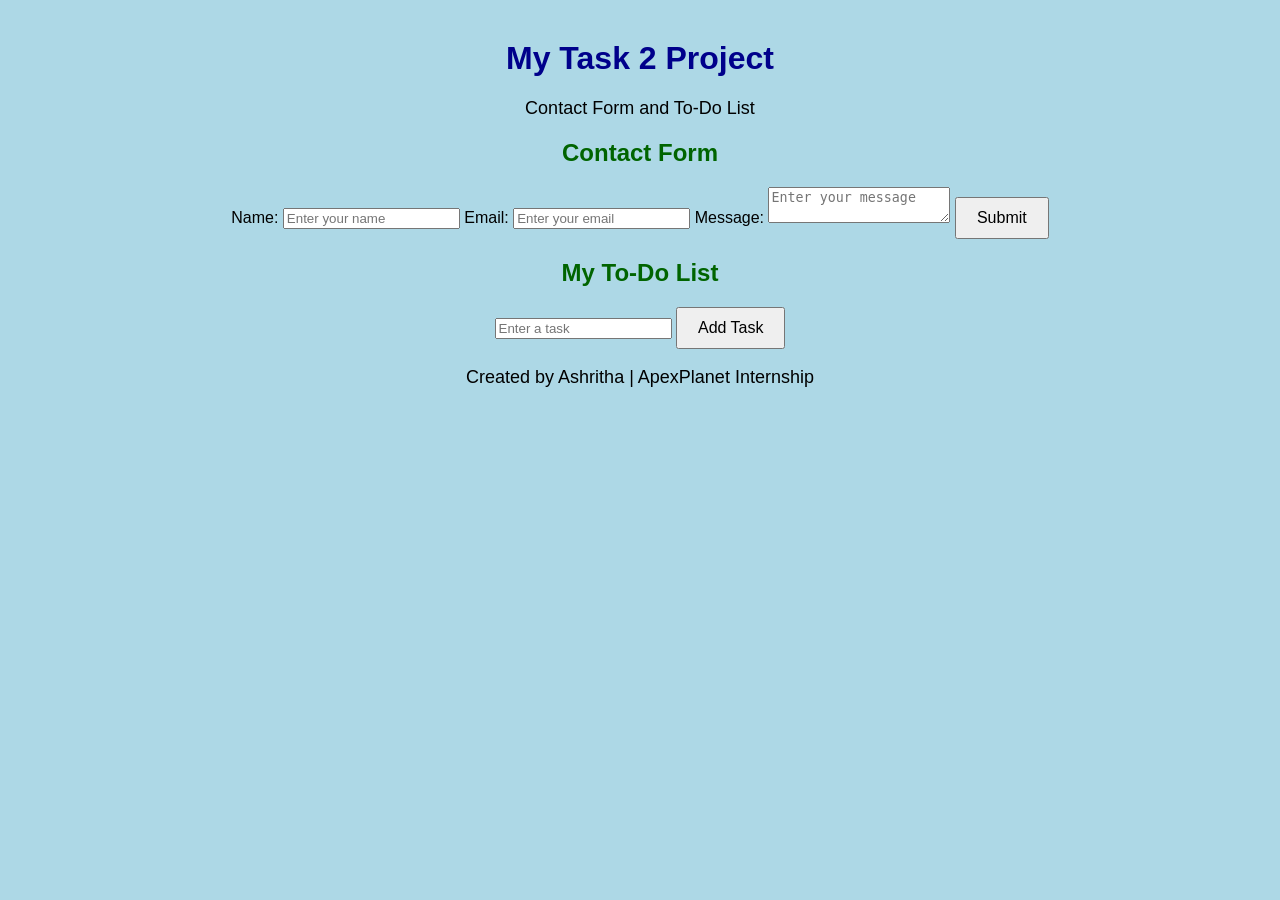
<file: Task2/index.html>
<!DOCTYPE html>
<html lang="en">
<head>
    <meta charset="UTF-8">
    <meta name="viewport" content="width=device-width, initial-scale=1.0">

    <title>Contact Form and To-Do List</title>

    <link rel="stylesheet" href="style.css">
</head>

<body>

    <header>
        <h1>My Task 2 Project</h1>
        <p>Contact Form and To-Do List</p>
    </header>

    <main class="container">

        <!-- Contact Form -->
        <section class="card">
            <h2>Contact Form</h2>

            <form id="contactForm">

                <label for="name">Name:</label>
                <input type="text" id="name" placeholder="Enter your name">

                <label for="email">Email:</label>
                <input type="text" id="email" placeholder="Enter your email">

                <label for="message">Message:</label>
                <textarea id="message" placeholder="Enter your message"></textarea>

                <button type="submit">Submit</button>

                <p id="formMessage"></p>

            </form>
        </section>

        <!-- To-Do List -->
        <section class="card">
            <h2>My To-Do List</h2>

            <div class="todo-input">
                <input type="text" id="taskInput" placeholder="Enter a task">
                <button id="addTask">Add Task</button>
            </div>

            <ul id="taskList"></ul>

        </section>

    </main>

    <footer>
        <p>Created by Ashritha | ApexPlanet Internship</p>
    </footer>

    <script src="script.js"></script>

</body>
</html>
</file>
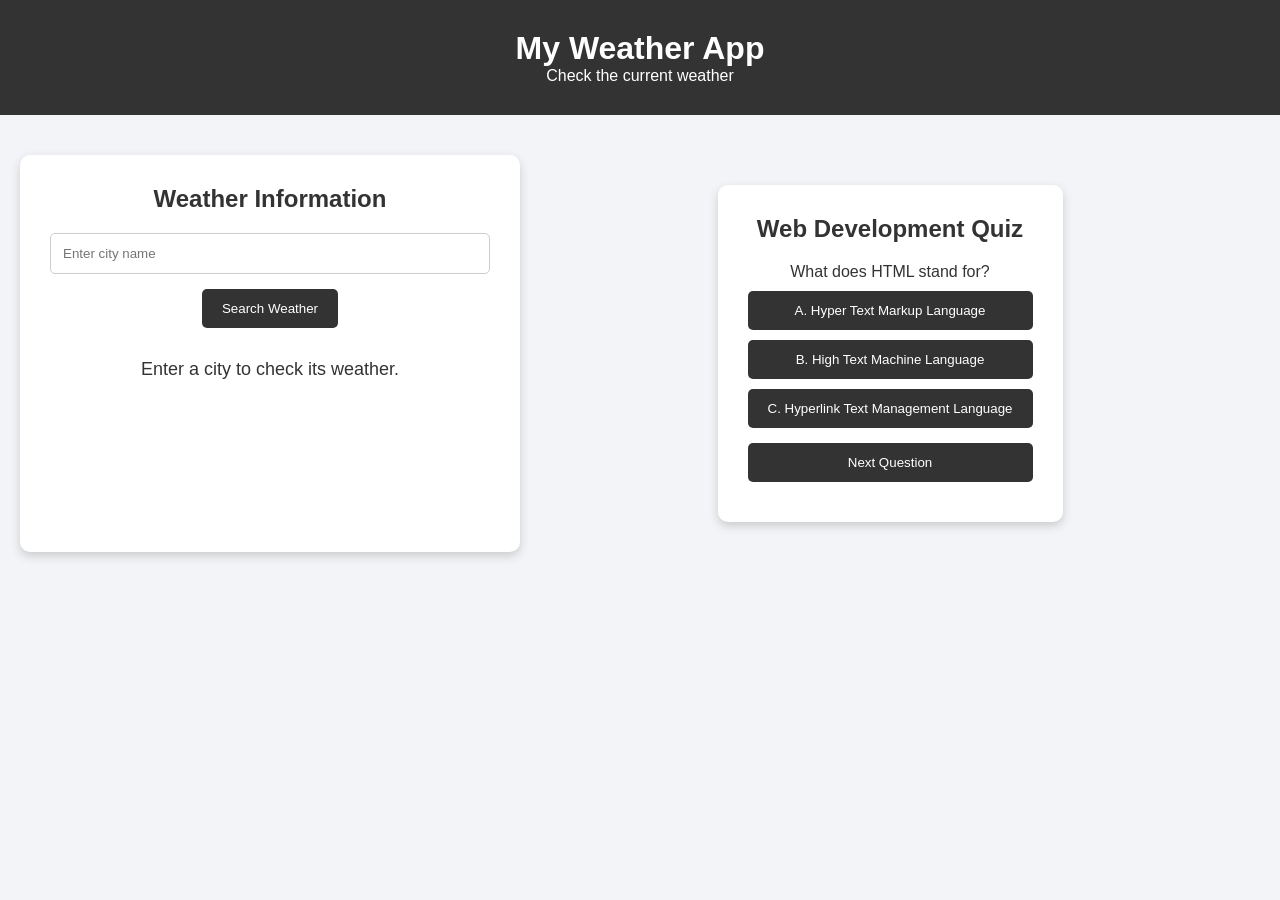
<file: Task3/index.html>
<!DOCTYPE html>
<html lang="en">
<head>
    <meta charset="UTF-8">
    <meta name="viewport" content="width=device-width, initial-scale=1.0">

    <title>Weather App</title>

    <link rel="stylesheet" href="style.css">
</head>

<body>

    <header>
        <h1>My Weather App</h1>
        <p>Check the current weather</p>
    </header>

    <main class="container">

        <section class="weather-card">

            <h2>Weather Information</h2>

            <input
                type="text"
                id="cityInput"
                placeholder="Enter city name"
            >

            <button id="searchBtn">Search Weather</button>

            <div id="weatherResult">
                <p>Enter a city to check its weather.</p>
            </div>

        </section>

            <!-- Interactive Quiz -->
        <section class="quiz-card">

            <h2>Web Development Quiz</h2>

            <p id="question">What does HTML stand for?</p>

            <button onclick="checkAnswer('a')">
                A. Hyper Text Markup Language
            </button>

            <button onclick="checkAnswer('b')">
                B. High Text Machine Language
            </button>

            <button onclick="checkAnswer('c')">
                C. Hyperlink Text Management Language
            </button>

            <p id="quizResult"></p>

            <button onclick="nextQuestion()">Next Question</button>

        </section>

    </main>

    <script src="script.js"></script>

</body>
</html>
</file>
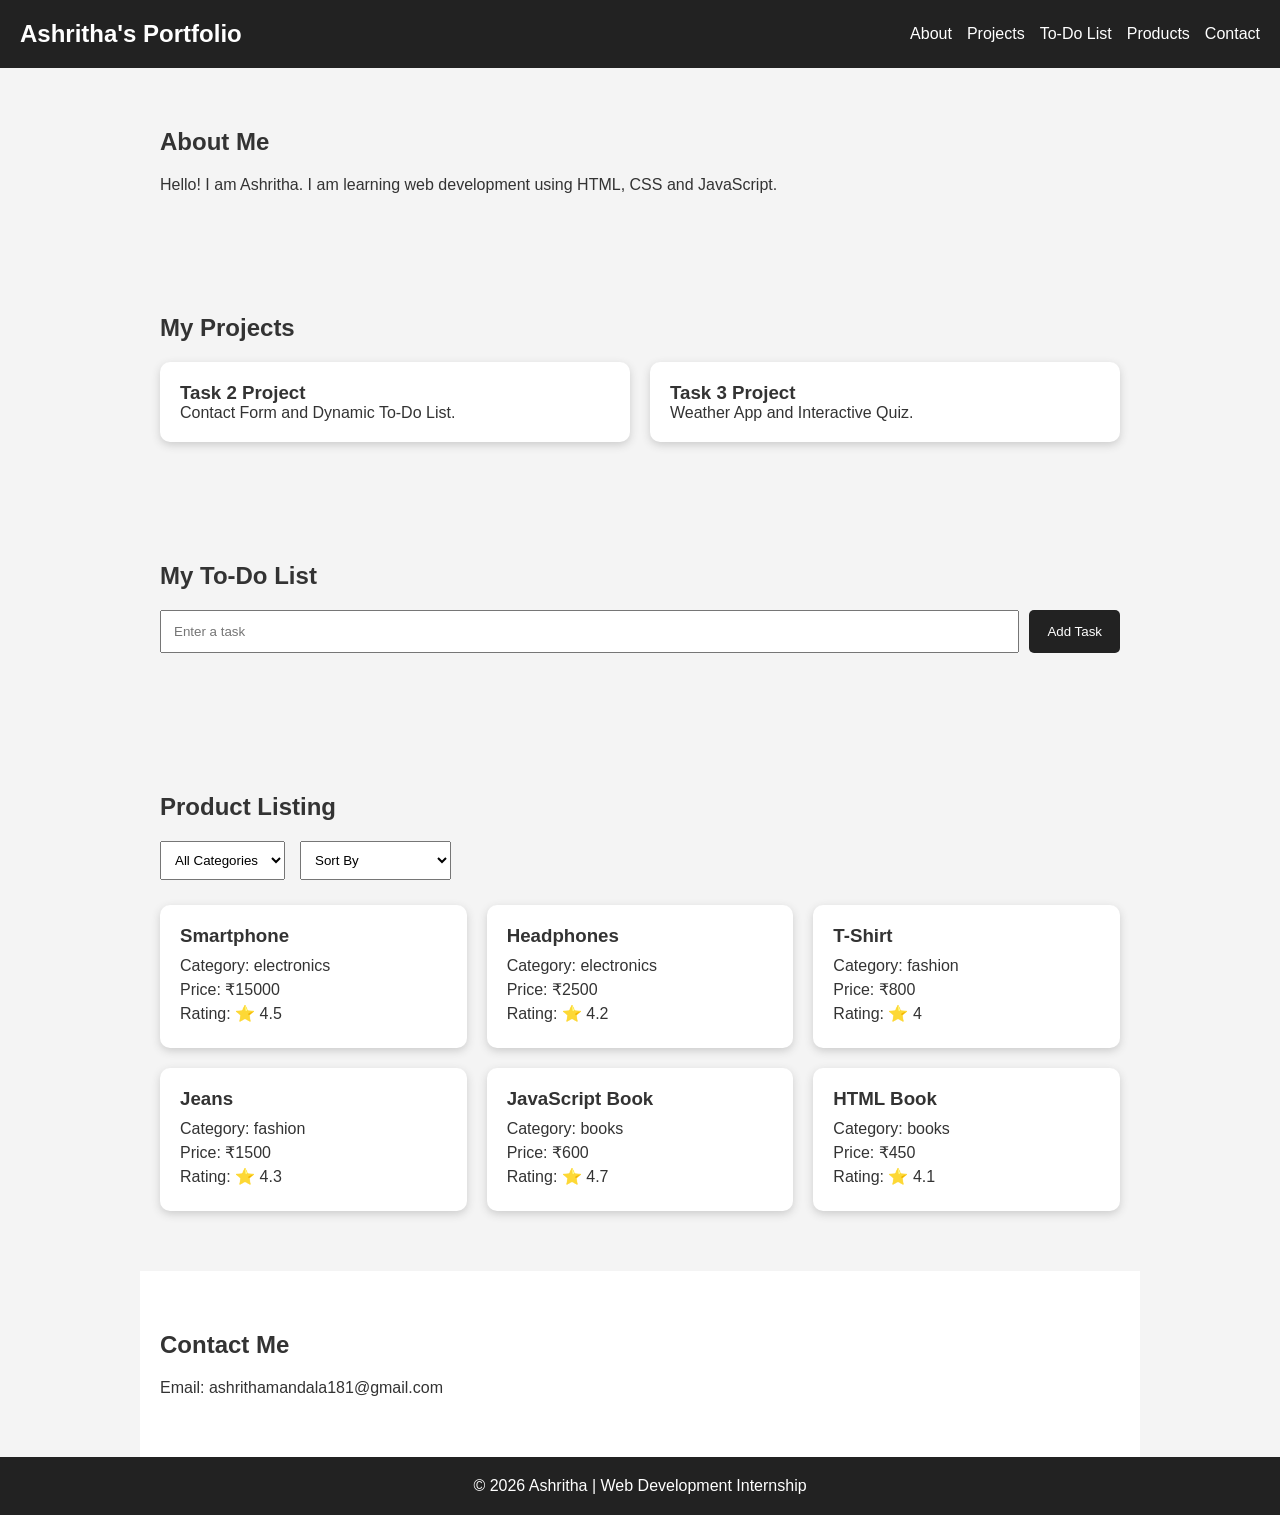
<file: Task4/index.html>
<!DOCTYPE html>
<html lang="en">

<head>
    <meta charset="UTF-8">
    <meta name="viewport" content="width=device-width, initial-scale=1.0">

    <title>Ashritha's Portfolio</title>

    <link rel="stylesheet" href="style.css">
</head>

<body>

    <!-- Navigation -->
    <nav>
        <h2>Ashritha's Portfolio</h2>

        <div class="nav-links">
            <a href="#about">About</a>
            <a href="#projects">Projects</a>
            <a href="#todo">To-Do List</a>
            <a href="#products">Products</a>
            <a href="#contact">Contact</a>
        </div>
    </nav>


    <!-- About -->
    <section id="about" class="section">

        <h1>About Me</h1>

        <p>
            Hello! I am Ashritha.
            I am learning web development using HTML, CSS and JavaScript.
        </p>

    </section>


    <!-- Projects -->
    <section id="projects" class="section">

        <h1>My Projects</h1>

        <div class="project-container">

            <div class="project-card">
                <h3>Task 2 Project</h3>
                <p>Contact Form and Dynamic To-Do List.</p>
            </div>

            <div class="project-card">
                <h3>Task 3 Project</h3>
                <p>Weather App and Interactive Quiz.</p>
            </div>

        </div>

    </section>


    <!-- To-Do List -->
    <section id="todo" class="section">

        <h1>My To-Do List</h1>

        <div class="todo-box">

            <input
                type="text"
                id="taskInput"
                placeholder="Enter a task"
            >

            <button onclick="addTask()">Add Task</button>

        </div>

        <ul id="taskList"></ul>

    </section>


    <!-- Products -->
    <section id="products" class="section">

        <h1>Product Listing</h1>

        <div class="filters">

            <select id="categoryFilter">
                <option value="all">All Categories</option>
                <option value="electronics">Electronics</option>
                <option value="fashion">Fashion</option>
                <option value="books">Books</option>
            </select>

            <select id="sortFilter">
                <option value="default">Sort By</option>
                <option value="priceLow">Price: Low to High</option>
                <option value="priceHigh">Price: High to Low</option>
                <option value="rating">Rating</option>
            </select>

        </div>

        <div id="productList" class="product-container"></div>

    </section>


    <!-- Contact -->
    <section id="contact" class="section">

        <h1>Contact Me</h1>

        <p>Email: ashrithamandala181@gmail.com</p>

    </section>


    <footer>
        <p>© 2026 Ashritha | Web Development Internship</p>
    </footer>


    <script src="script.js"></script>

</body>

</html>
</file>
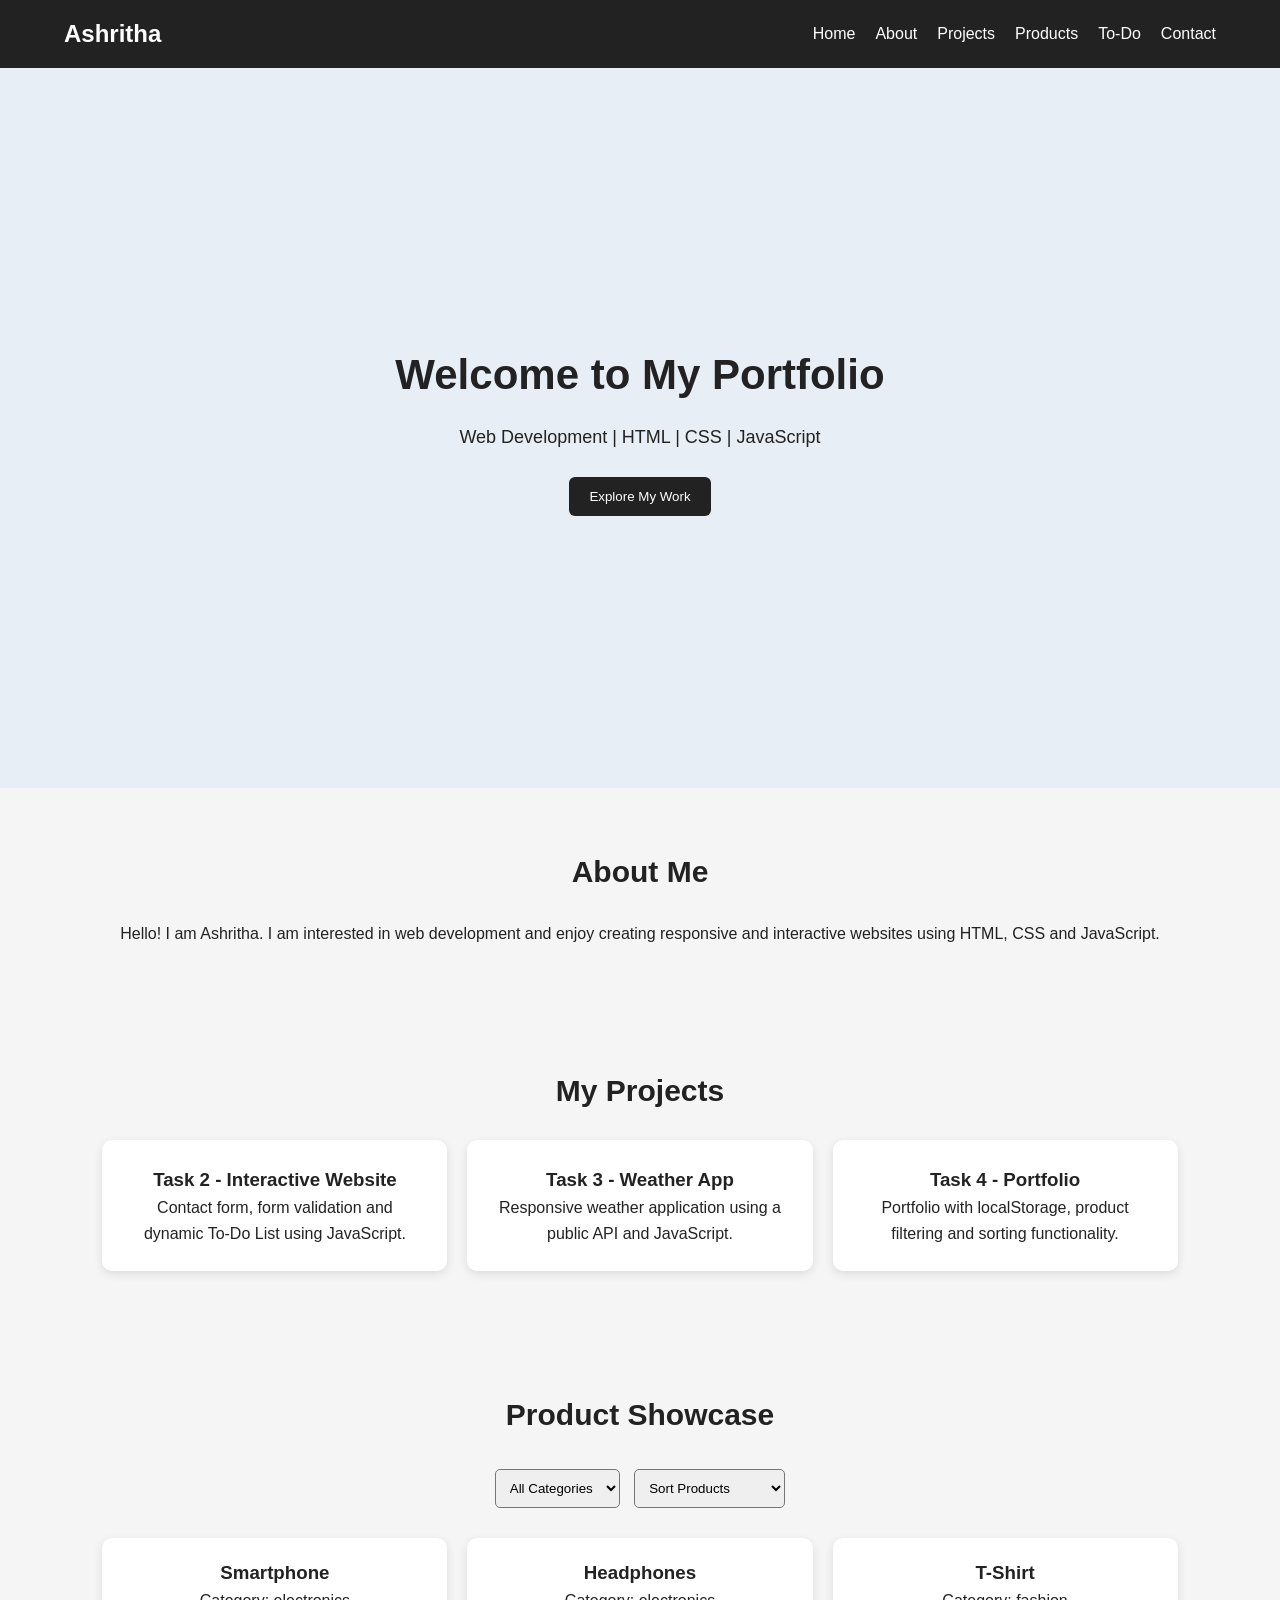
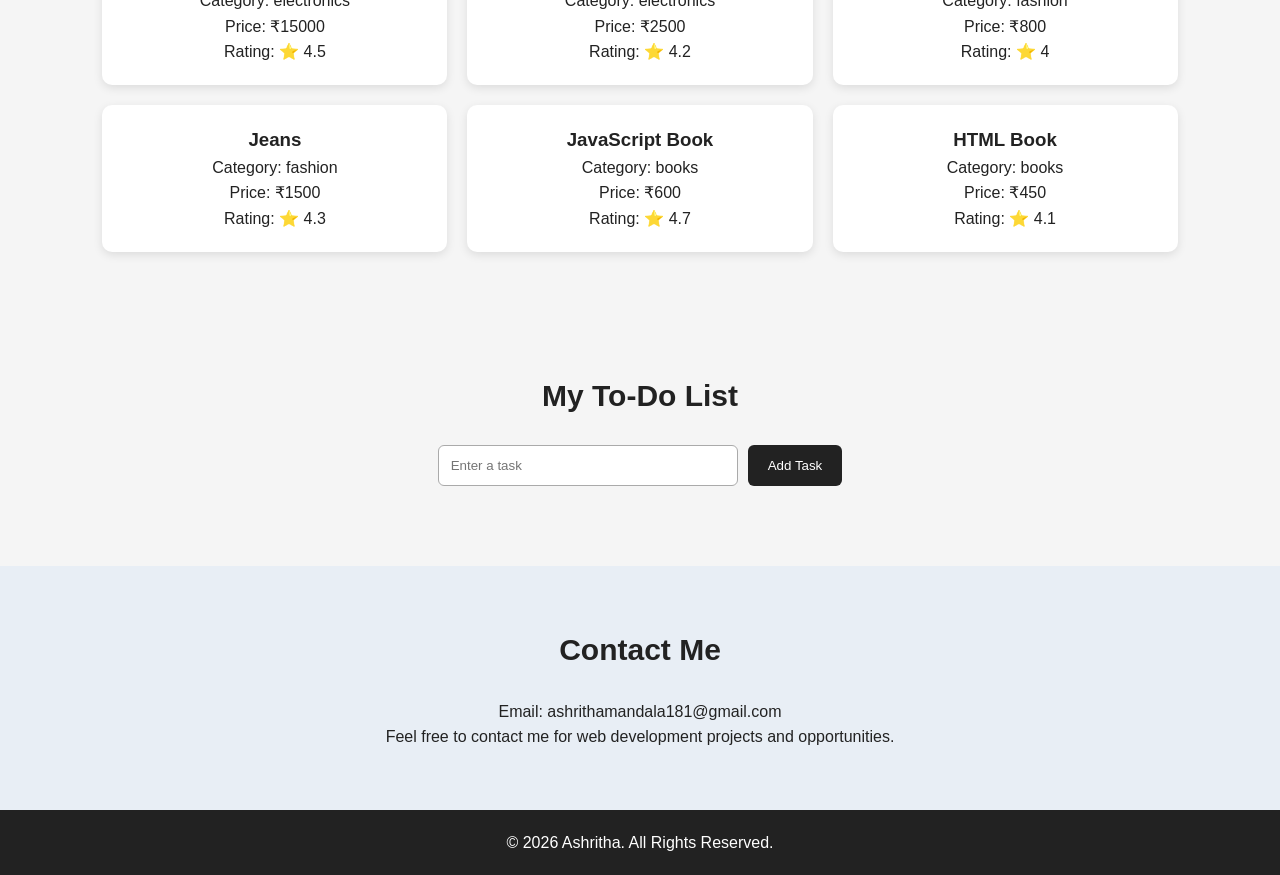
<file: Task5/index.html>
<!DOCTYPE html>
<html lang="en">
<head>
    <meta charset="UTF-8">
    <meta name="viewport" content="width=device-width, initial-scale=1.0">

    <title>Ashritha | Personal Portfolio</title>

    <link rel="stylesheet" href="style.css">
</head>

<body>

    <!-- Navigation -->
    <header>
        <nav>
            <h2>Ashritha</h2>

            <div class="nav-links">
                <a href="#home">Home</a>
                <a href="#about">About</a>
                <a href="#projects">Projects</a>
                <a href="#products">Products</a>
                <a href="#todo">To-Do</a>
                <a href="#contact">Contact</a>
            </div>
        </nav>
    </header>


    <!-- Home -->
    <section id="home" class="hero">
        <h1>Welcome to My Portfolio</h1>
        <p>Web Development | HTML | CSS | JavaScript</p>

        <button onclick="showWelcome()">Explore My Work</button>
    </section>


    <!-- About -->
    <section id="about">
        <h2>About Me</h2>

        <p>
            Hello! I am Ashritha. I am interested in web development
            and enjoy creating responsive and interactive websites
            using HTML, CSS and JavaScript.
        </p>
    </section>


    <!-- Projects -->
    <section id="projects">
        <h2>My Projects</h2>

        <div class="project-container">

            <div class="project-card">
                <h3>Task 2 - Interactive Website</h3>
                <p>
                    Contact form, form validation and dynamic To-Do List
                    using JavaScript.
                </p>
            </div>

            <div class="project-card">
                <h3>Task 3 - Weather App</h3>
                <p>
                    Responsive weather application using a public API
                    and JavaScript.
                </p>
            </div>

            <div class="project-card">
                <h3>Task 4 - Portfolio</h3>
                <p>
                    Portfolio with localStorage, product filtering
                    and sorting functionality.
                </p>
            </div>

        </div>
    </section>


    <!-- Products -->
    <section id="products">
        <h2>Product Showcase</h2>

        <div class="filters">

            <select id="categoryFilter">
                <option value="all">All Categories</option>
                <option value="electronics">Electronics</option>
                <option value="fashion">Fashion</option>
                <option value="books">Books</option>
            </select>

            <select id="sortFilter">
                <option value="default">Sort Products</option>
                <option value="priceLow">Price: Low to High</option>
                <option value="priceHigh">Price: High to Low</option>
                <option value="rating">Rating</option>
            </select>

        </div>

        <div id="productList" class="product-container"></div>
    </section>


    <!-- To-Do -->
    <section id="todo">
        <h2>My To-Do List</h2>

        <div class="todo-box">

            <input
                type="text"
                id="taskInput"
                placeholder="Enter a task"
            >

            <button onclick="addTask()">Add Task</button>

        </div>

        <ul id="taskList"></ul>
    </section>


    <!-- Contact -->
    <section id="contact">
        <h2>Contact Me</h2>

        <p>Email: ashrithamandala181@gmail.com</p>

        <p>
            Feel free to contact me for web development projects
            and opportunities.
        </p>
    </section>


    <!-- Footer -->
    <footer>
        <p>© 2026 Ashritha. All Rights Reserved.</p>
    </footer>


    <script src="script.js"></script>

</body>
</html>
</file>
<file: Task2/style.css>
body {
    font-family: Arial, sans-serif;
    text-align: center;
    background-color: lightblue;
    margin: 40px;
}

h1 {
    color: darkblue;
}

h2 {
    color: darkgreen;
}

p {
    font-size: 18px;
}

img {
    width: 200px;
    border-radius: 10px;
}

ul {
    list-style-position: inside;
    font-size: 18px;
}

a {
    color: blue;
    font-size: 18px;
}

button {
    padding: 10px 20px;
    font-size: 16px;
    cursor: pointer;
}
</file>
<file: Task3/style.css>
* {
    box-sizing: border-box;
    margin: 0;
    padding: 0;
}

body {
    font-family: Arial, sans-serif;
    background: #f2f4f7;
    color: #333;
}

header {
    text-align: center;
    background: #333;
    color: white;
    padding: 30px;
}

.container {
    display: flex;
    justify-content: center;
    padding: 40px 20px;
}

.weather-card {
    background: white;
    width: 100%;
    max-width: 500px;
    padding: 30px;
    border-radius: 10px;
    box-shadow: 0 4px 10px #ccc;
    text-align: center;
}

.weather-card h2 {
    margin-bottom: 20px;
}

input {
    width: 100%;
    padding: 12px;
    border: 1px solid #ccc;
    border-radius: 5px;
    margin-bottom: 15px;
}

button {
    padding: 12px 20px;
    background: #333;
    color: white;
    border: none;
    border-radius: 5px;
    cursor: pointer;
}

button:hover {
    background: #555;
}

#weatherResult {
    margin-top: 25px;
    font-size: 18px;
    line-height: 1.8;
}

/* Responsive Design */

@media (max-width: 600px) {

    .weather-card {
        padding: 20px;
    }

    header h1 {
        font-size: 24px;
    }

    .container {
        padding: 20px 10px;
    }
}
/* Quiz Styling */

.quiz-card {
    background: white;
    max-width: 500px;
    margin: 30px auto;
    padding: 30px;
    border-radius: 10px;
    box-shadow: 0 4px 10px #ccc;
    text-align: center;
}

.quiz-card h2 {
    margin-bottom: 20px;
}

.quiz-card button {
    display: block;
    width: 100%;
    margin: 10px 0;
}

#quizResult {
    margin: 15px 0;
    font-weight: bold;
}
</file>
<file: Task4/style.css>
* {
    box-sizing: border-box;
    margin: 0;
    padding: 0;
}

html {
    scroll-behavior: smooth;
}

body {
    font-family: Arial, sans-serif;
    background: #f4f4f4;
    color: #333;
}


/* Navigation */

nav {
    background: #222;
    color: white;
    padding: 20px;

    display: flex;
    justify-content: space-between;
    align-items: center;

    position: sticky;
    top: 0;
}

.nav-links {
    display: flex;
    gap: 15px;
}

.nav-links a {
    color: white;
    text-decoration: none;
}


/* Sections */

.section {
    padding: 60px 20px;
    max-width: 1000px;
    margin: auto;
}

.section h1 {
    margin-bottom: 20px;
}


/* Projects */

.project-container {
    display: flex;
    gap: 20px;
    flex-wrap: wrap;
}

.project-card {
    background: white;
    padding: 20px;
    border-radius: 10px;
    flex: 1;
    min-width: 250px;

    box-shadow: 0 3px 8px #ccc;
}


/* To-Do */

.todo-box {
    display: flex;
    gap: 10px;
}

.todo-box input {
    flex: 1;
    padding: 12px;
}

button {
    padding: 12px 18px;
    background: #222;
    color: white;
    border: none;
    cursor: pointer;
    border-radius: 5px;
}

#taskList {
    list-style: none;
    margin-top: 20px;
}

#taskList li {
    background: white;
    padding: 12px;
    margin-bottom: 8px;

    display: flex;
    justify-content: space-between;
}


/* Products */

.filters {
    display: flex;
    gap: 15px;
    margin-bottom: 25px;
}

select {
    padding: 10px;
}

.product-container {
    display: grid;
    grid-template-columns: repeat(3, 1fr);
    gap: 20px;
}

.product-card {
    background: white;
    padding: 20px;
    border-radius: 10px;
    box-shadow: 0 3px 8px #ccc;
}

.product-card h3 {
    margin-bottom: 10px;
}

.product-card p {
    margin: 5px 0;
}


/* Contact */

#contact {
    background: white;
}


/* Footer */

footer {
    text-align: center;
    background: #222;
    color: white;
    padding: 20px;
}


/* Responsive Design */

@media (max-width: 768px) {

    nav {
        flex-direction: column;
        gap: 15px;
    }

    .nav-links {
        flex-wrap: wrap;
        justify-content: center;
    }

    .product-container {
        grid-template-columns: 1fr;
    }

    .todo-box {
        flex-direction: column;
    }
}
</file>
<file: Task5/style.css>
* {
    margin: 0;
    padding: 0;
    box-sizing: border-box;
}

html {
    scroll-behavior: smooth;
}

body {
    font-family: Arial, sans-serif;
    line-height: 1.6;
    background: #f5f5f5;
    color: #222;
}

/* Navigation */
header {
    background: #222;
    padding: 15px 5%;
    position: sticky;
    top: 0;
    z-index: 1000;
}

nav {
    display: flex;
    justify-content: space-between;
    align-items: center;
}

nav h2 {
    color: white;
}

.nav-links {
    display: flex;
    gap: 20px;
}

.nav-links a {
    color: white;
    text-decoration: none;
}

.nav-links a:hover {
    text-decoration: underline;
}

/* Sections */
section {
    padding: 60px 8%;
    text-align: center;
}

section h2 {
    margin-bottom: 25px;
    font-size: 30px;
}

/* Hero */
.hero {
    min-height: 80vh;
    display: flex;
    flex-direction: column;
    justify-content: center;
    align-items: center;
    background: #e8eef5;
}

.hero h1 {
    font-size: 42px;
    margin-bottom: 15px;
}

.hero p {
    margin-bottom: 25px;
    font-size: 18px;
}

button {
    border: none;
    padding: 12px 20px;
    cursor: pointer;
    border-radius: 6px;
    background: #222;
    color: white;
}

button:hover {
    opacity: 0.8;
}

/* Projects */
.project-container {
    display: grid;
    grid-template-columns: repeat(3, 1fr);
    gap: 20px;
}

.project-card {
    background: white;
    padding: 25px;
    border-radius: 10px;
    box-shadow: 0 3px 10px rgba(0, 0, 0, 0.1);
}

/* Products */
.filters {
    margin-bottom: 25px;
}

select {
    padding: 10px;
    margin: 5px;
    border-radius: 5px;
}

.product-container {
    display: grid;
    grid-template-columns: repeat(3, 1fr);
    gap: 20px;
}

.product-card {
    background: white;
    padding: 20px;
    border-radius: 10px;
    box-shadow: 0 3px 10px rgba(0, 0, 0, 0.1);
}

/* To-Do */
.todo-box {
    display: flex;
    justify-content: center;
    gap: 10px;
    margin-bottom: 20px;
}

#taskInput {
    width: 300px;
    padding: 12px;
    border: 1px solid #aaa;
    border-radius: 6px;
}

#taskList {
    list-style: none;
    max-width: 500px;
    margin: auto;
}

#taskList li {
    background: white;
    padding: 12px;
    margin: 8px 0;
    border-radius: 6px;
    display: flex;
    justify-content: space-between;
    align-items: center;
}

/* Contact */
#contact {
    background: #e8eef5;
}

/* Footer */
footer {
    text-align: center;
    padding: 20px;
    background: #222;
    color: white;
}

/* Mobile Responsive Design */
@media (max-width: 768px) {

    nav {
        flex-direction: column;
        gap: 15px;
    }

    .nav-links {
        flex-wrap: wrap;
        justify-content: center;
        gap: 10px;
    }

    .hero h1 {
        font-size: 30px;
    }

    .project-container {
        grid-template-columns: 1fr;
    }

    .product-container {
        grid-template-columns: 1fr;
    }

    .todo-box {
        flex-direction: column;
        align-items: center;
    }

    #taskInput {
        width: 100%;
        max-width: 350px;
    }

    section {
        padding: 40px 5%;
    }
}
</file>
